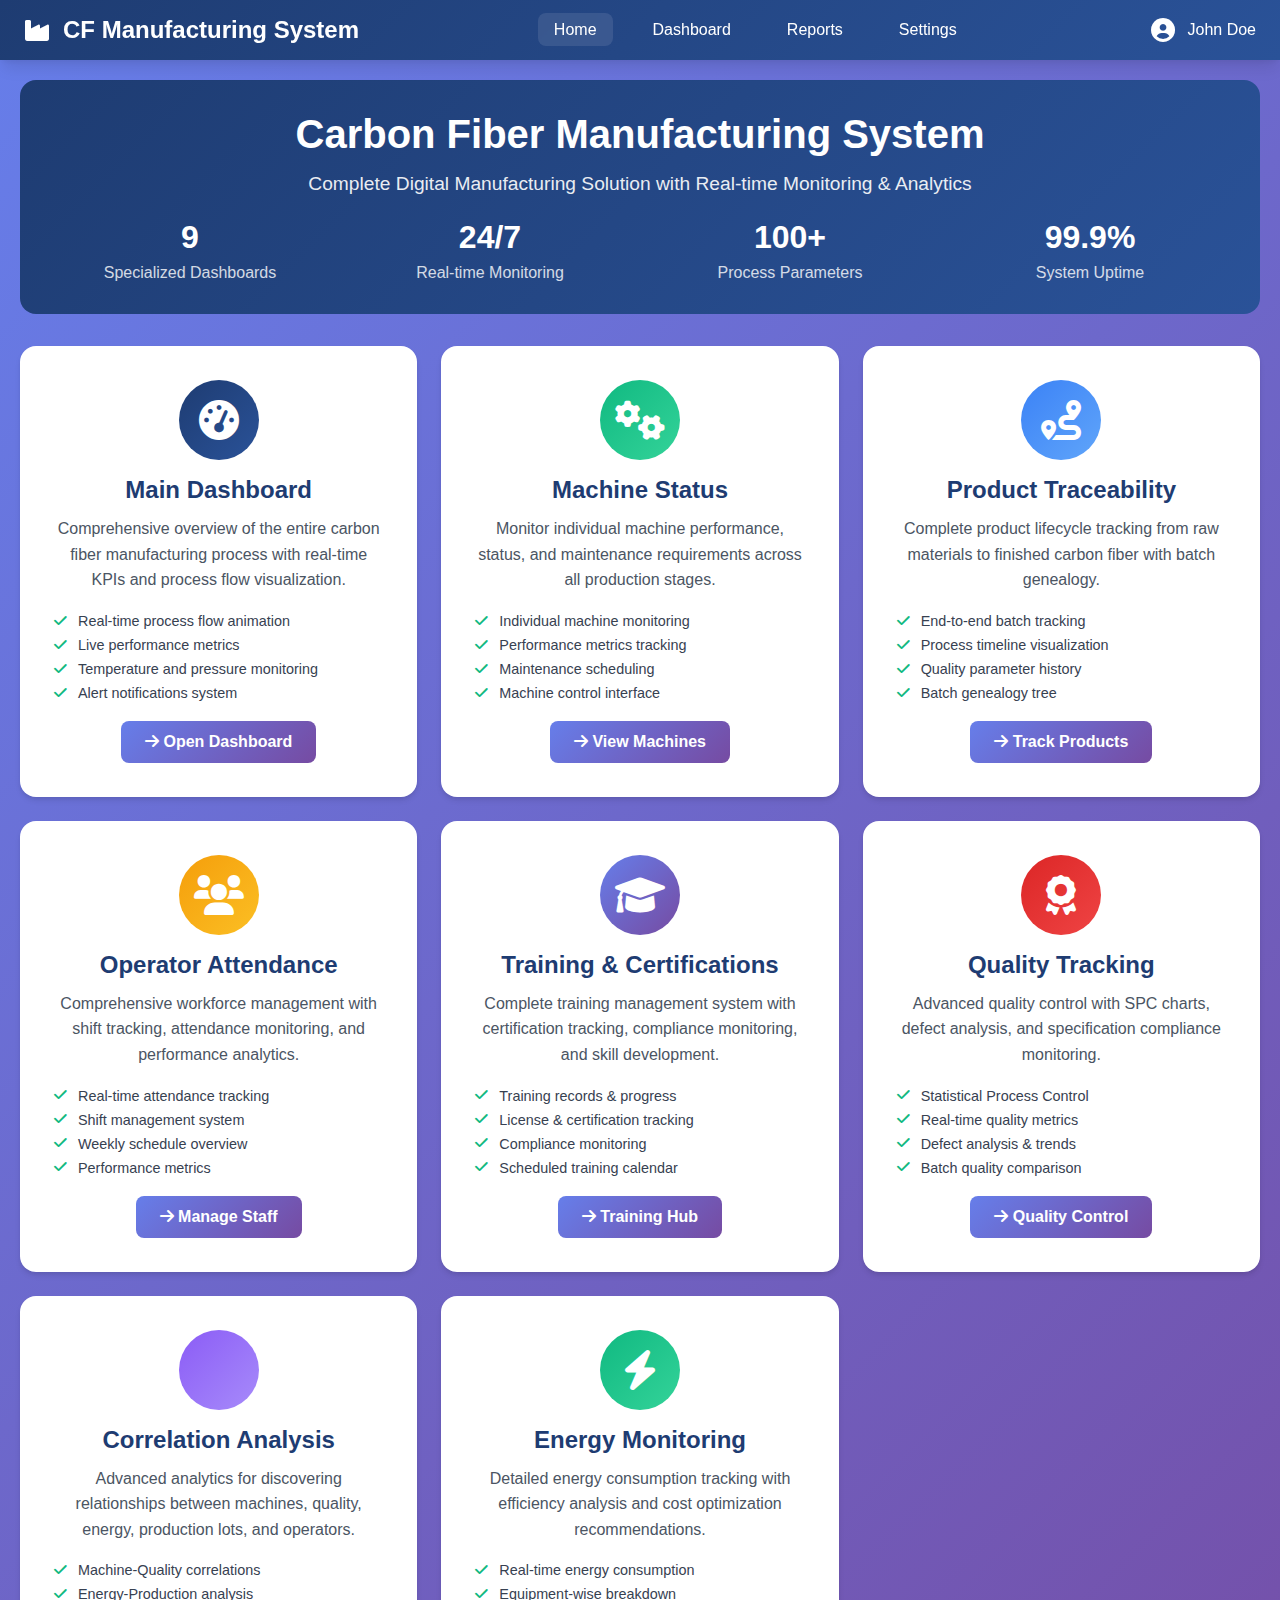
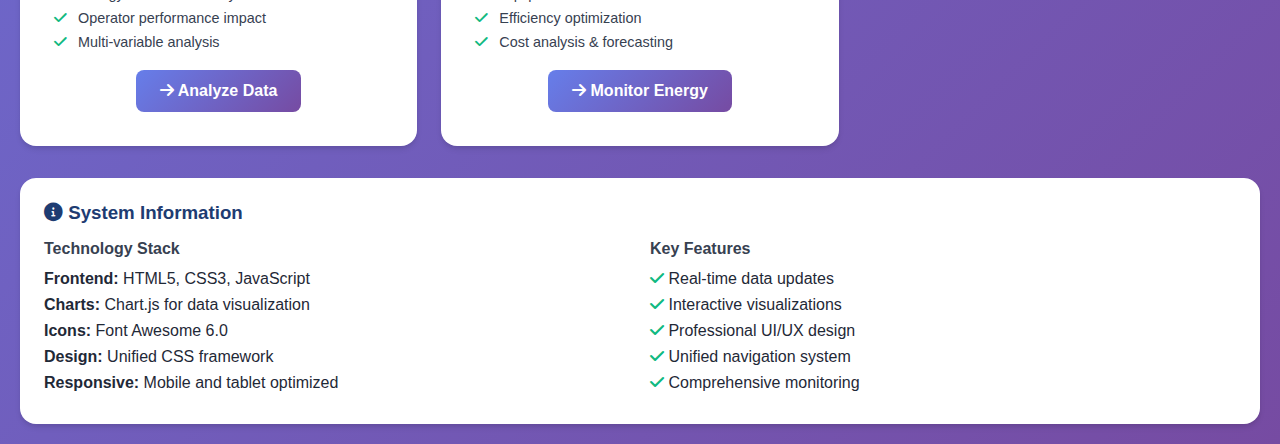
<file: index.html>
<!DOCTYPE html>
<html lang="en">
<head>
    <meta charset="UTF-8">
    <meta name="viewport" content="width=device-width, initial-scale=1.0">
    <title>CF Manufacturing System - Dashboard Index</title>
    <link rel="stylesheet" href="common-styles.css">
    <link rel="stylesheet" href="https://cdnjs.cloudflare.com/ajax/libs/font-awesome/6.0.0/css/all.min.css">
    <style>
        .dashboard-grid {
            display: grid;
            grid-template-columns: repeat(auto-fit, minmax(350px, 1fr));
            gap: var(--space-6);
            margin-bottom: var(--space-8);
        }

        .dashboard-card {
            background: white;
            border-radius: var(--radius-xl);
            padding: var(--space-8);
            box-shadow: var(--shadow-md);
            transition: all 0.3s ease;
            text-align: center;
            border: 2px solid transparent;
        }

        .dashboard-card:hover {
            transform: translateY(-5px);
            box-shadow: var(--shadow-xl);
            border-color: var(--secondary-purple);
        }

        .dashboard-icon {
            width: 80px;
            height: 80px;
            margin: 0 auto var(--space-4);
            border-radius: 50%;
            display: flex;
            align-items: center;
            justify-content: center;
            font-size: 2.5rem;
            color: white;
            background: linear-gradient(135deg, var(--primary-blue), var(--primary-blue-light));
        }

        .dashboard-title {
            font-size: 1.5rem;
            font-weight: bold;
            color: var(--primary-blue);
            margin-bottom: var(--space-3);
        }

        .dashboard-description {
            color: var(--gray-600);
            margin-bottom: var(--space-5);
            line-height: 1.6;
        }

        .dashboard-features {
            text-align: left;
            margin-bottom: var(--space-5);
        }

        .feature-list {
            list-style: none;
            padding: 0;
        }

        .feature-item {
            display: flex;
            align-items: center;
            margin-bottom: var(--space-2);
            font-size: 0.9rem;
            color: var(--gray-700);
        }

        .feature-item i {
            color: var(--success);
            margin-right: var(--space-2);
            width: 16px;
        }

        .dashboard-link {
            display: inline-block;
            padding: var(--space-3) var(--space-6);
            background: linear-gradient(135deg, var(--secondary-purple), var(--secondary-purple-light));
            color: white;
            text-decoration: none;
            border-radius: var(--radius-md);
            font-weight: 600;
            transition: all 0.3s ease;
        }

        .dashboard-link:hover {
            transform: translateY(-2px);
            box-shadow: var(--shadow-md);
        }

        .system-overview {
            background: linear-gradient(135deg, var(--primary-blue), var(--primary-blue-light));
            color: white;
            padding: var(--space-8);
            border-radius: var(--radius-xl);
            margin-bottom: var(--space-8);
            text-align: center;
        }

        .overview-title {
            font-size: 2.5rem;
            margin-bottom: var(--space-4);
        }

        .overview-subtitle {
            font-size: 1.2rem;
            opacity: 0.9;
            margin-bottom: var(--space-6);
        }

        .overview-stats {
            display: grid;
            grid-template-columns: repeat(auto-fit, minmax(200px, 1fr));
            gap: var(--space-6);
            margin-top: var(--space-6);
        }

        .stat-item {
            text-align: center;
        }

        .stat-number {
            font-size: 2rem;
            font-weight: bold;
            margin-bottom: var(--space-2);
        }

        .stat-label {
            opacity: 0.8;
        }
    </style>
</head>
<body>
    <!-- Navigation -->
    <nav class="nav-container">
        <div class="nav-content">
            <div class="nav-logo">
                <i class="fas fa-industry"></i>
                CF Manufacturing System
            </div>
            <ul class="nav-menu">
                <li><a href="index.html" class="nav-item active">Home</a></li>
                <li><a href="carbon_fiber_dashboard.html" class="nav-item">Dashboard</a></li>
                <li><a href="#" class="nav-item">Reports</a></li>
                <li><a href="#" class="nav-item">Settings</a></li>
            </ul>
            <div class="nav-user">
                <i class="fas fa-user-circle" style="font-size: 1.5rem;"></i>
                <span>John Doe</span>
            </div>
        </div>
    </nav>

    <div class="dashboard-container">
        <!-- System Overview -->
        <div class="system-overview">
            <h1 class="overview-title">Carbon Fiber Manufacturing System</h1>
            <div class="overview-subtitle">Complete Digital Manufacturing Solution with Real-time Monitoring & Analytics</div>
            
            <div class="overview-stats">
                <div class="stat-item">
                    <div class="stat-number">9</div>
                    <div class="stat-label">Specialized Dashboards</div>
                </div>
                <div class="stat-item">
                    <div class="stat-number">24/7</div>
                    <div class="stat-label">Real-time Monitoring</div>
                </div>
                <div class="stat-item">
                    <div class="stat-number">100+</div>
                    <div class="stat-label">Process Parameters</div>
                </div>
                <div class="stat-item">
                    <div class="stat-number">99.9%</div>
                    <div class="stat-label">System Uptime</div>
                </div>
            </div>
        </div>

        <!-- Dashboard Grid -->
        <div class="dashboard-grid">
            <!-- Main Dashboard -->
            <div class="dashboard-card">
                <div class="dashboard-icon">
                    <i class="fas fa-tachometer-alt"></i>
                </div>
                <h3 class="dashboard-title">Main Dashboard</h3>
                <p class="dashboard-description">
                    Comprehensive overview of the entire carbon fiber manufacturing process with real-time KPIs and process flow visualization.
                </p>
                <div class="dashboard-features">
                    <ul class="feature-list">
                        <li class="feature-item">
                            <i class="fas fa-check"></i>
                            Real-time process flow animation
                        </li>
                        <li class="feature-item">
                            <i class="fas fa-check"></i>
                            Live performance metrics
                        </li>
                        <li class="feature-item">
                            <i class="fas fa-check"></i>
                            Temperature and pressure monitoring
                        </li>
                        <li class="feature-item">
                            <i class="fas fa-check"></i>
                            Alert notifications system
                        </li>
                    </ul>
                </div>
                <a href="carbon_fiber_dashboard.html" class="dashboard-link">
                    <i class="fas fa-arrow-right"></i> Open Dashboard
                </a>
            </div>

            <!-- Machine Status -->
            <div class="dashboard-card">
                <div class="dashboard-icon" style="background: linear-gradient(135deg, var(--success), var(--success-light));">
                    <i class="fas fa-cogs"></i>
                </div>
                <h3 class="dashboard-title">Machine Status</h3>
                <p class="dashboard-description">
                    Monitor individual machine performance, status, and maintenance requirements across all production stages.
                </p>
                <div class="dashboard-features">
                    <ul class="feature-list">
                        <li class="feature-item">
                            <i class="fas fa-check"></i>
                            Individual machine monitoring
                        </li>
                        <li class="feature-item">
                            <i class="fas fa-check"></i>
                            Performance metrics tracking
                        </li>
                        <li class="feature-item">
                            <i class="fas fa-check"></i>
                            Maintenance scheduling
                        </li>
                        <li class="feature-item">
                            <i class="fas fa-check"></i>
                            Machine control interface
                        </li>
                    </ul>
                </div>
                <a href="machine-status.html" class="dashboard-link">
                    <i class="fas fa-arrow-right"></i> View Machines
                </a>
            </div>

            <!-- Product Traceability -->
            <div class="dashboard-card">
                <div class="dashboard-icon" style="background: linear-gradient(135deg, var(--info), var(--info-light));">
                    <i class="fas fa-route"></i>
                </div>
                <h3 class="dashboard-title">Product Traceability</h3>
                <p class="dashboard-description">
                    Complete product lifecycle tracking from raw materials to finished carbon fiber with batch genealogy.
                </p>
                <div class="dashboard-features">
                    <ul class="feature-list">
                        <li class="feature-item">
                            <i class="fas fa-check"></i>
                            End-to-end batch tracking
                        </li>
                        <li class="feature-item">
                            <i class="fas fa-check"></i>
                            Process timeline visualization
                        </li>
                        <li class="feature-item">
                            <i class="fas fa-check"></i>
                            Quality parameter history
                        </li>
                        <li class="feature-item">
                            <i class="fas fa-check"></i>
                            Batch genealogy tree
                        </li>
                    </ul>
                </div>
                <a href="product-traceability.html" class="dashboard-link">
                    <i class="fas fa-arrow-right"></i> Track Products
                </a>
            </div>

            <!-- Operator Attendance -->
            <div class="dashboard-card">
                <div class="dashboard-icon" style="background: linear-gradient(135deg, var(--warning), var(--warning-light));">
                    <i class="fas fa-users"></i>
                </div>
                <h3 class="dashboard-title">Operator Attendance</h3>
                <p class="dashboard-description">
                    Comprehensive workforce management with shift tracking, attendance monitoring, and performance analytics.
                </p>
                <div class="dashboard-features">
                    <ul class="feature-list">
                        <li class="feature-item">
                            <i class="fas fa-check"></i>
                            Real-time attendance tracking
                        </li>
                        <li class="feature-item">
                            <i class="fas fa-check"></i>
                            Shift management system
                        </li>
                        <li class="feature-item">
                            <i class="fas fa-check"></i>
                            Weekly schedule overview
                        </li>
                        <li class="feature-item">
                            <i class="fas fa-check"></i>
                            Performance metrics
                        </li>
                    </ul>
                </div>
                <a href="operator-attendance.html" class="dashboard-link">
                    <i class="fas fa-arrow-right"></i> Manage Staff
                </a>
            </div>

            <!-- Operator Training -->
            <div class="dashboard-card">
                <div class="dashboard-icon" style="background: linear-gradient(135deg, var(--secondary-purple), var(--secondary-purple-light));">
                    <i class="fas fa-graduation-cap"></i>
                </div>
                <h3 class="dashboard-title">Training & Certifications</h3>
                <p class="dashboard-description">
                    Complete training management system with certification tracking, compliance monitoring, and skill development.
                </p>
                <div class="dashboard-features">
                    <ul class="feature-list">
                        <li class="feature-item">
                            <i class="fas fa-check"></i>
                            Training records & progress
                        </li>
                        <li class="feature-item">
                            <i class="fas fa-check"></i>
                            License & certification tracking
                        </li>
                        <li class="feature-item">
                            <i class="fas fa-check"></i>
                            Compliance monitoring
                        </li>
                        <li class="feature-item">
                            <i class="fas fa-check"></i>
                            Scheduled training calendar
                        </li>
                    </ul>
                </div>
                <a href="operator-training.html" class="dashboard-link">
                    <i class="fas fa-arrow-right"></i> Training Hub
                </a>
            </div>

            <!-- Quality Tracking -->
            <div class="dashboard-card">
                <div class="dashboard-icon" style="background: linear-gradient(135deg, var(--error), var(--error-light));">
                    <i class="fas fa-award"></i>
                </div>
                <h3 class="dashboard-title">Quality Tracking</h3>
                <p class="dashboard-description">
                    Advanced quality control with SPC charts, defect analysis, and specification compliance monitoring.
                </p>
                <div class="dashboard-features">
                    <ul class="feature-list">
                        <li class="feature-item">
                            <i class="fas fa-check"></i>
                            Statistical Process Control
                        </li>
                        <li class="feature-item">
                            <i class="fas fa-check"></i>
                            Real-time quality metrics
                        </li>
                        <li class="feature-item">
                            <i class="fas fa-check"></i>
                            Defect analysis & trends
                        </li>
                        <li class="feature-item">
                            <i class="fas fa-check"></i>
                            Batch quality comparison
                        </li>
                    </ul>
                </div>
                <a href="quality-tracking.html" class="dashboard-link">
                    <i class="fas fa-arrow-right"></i> Quality Control
                </a>
            </div>

            <!-- Correlation Analysis -->
            <div class="dashboard-card">
                <div class="dashboard-icon" style="background: linear-gradient(135deg, #8b5cf6, #a78bfa);">
                    <i class="fas fa-chart-scatter"></i>
                </div>
                <h3 class="dashboard-title">Correlation Analysis</h3>
                <p class="dashboard-description">
                    Advanced analytics for discovering relationships between machines, quality, energy, production lots, and operators.
                </p>
                <div class="dashboard-features">
                    <ul class="feature-list">
                        <li class="feature-item">
                            <i class="fas fa-check"></i>
                            Machine-Quality correlations
                        </li>
                        <li class="feature-item">
                            <i class="fas fa-check"></i>
                            Energy-Production analysis
                        </li>
                        <li class="feature-item">
                            <i class="fas fa-check"></i>
                            Operator performance impact
                        </li>
                        <li class="feature-item">
                            <i class="fas fa-check"></i>
                            Multi-variable analysis
                        </li>
                    </ul>
                </div>
                <a href="correlation-analysis.html" class="dashboard-link">
                    <i class="fas fa-arrow-right"></i> Analyze Data
                </a>
            </div>

            <!-- Energy Monitoring -->
            <div class="dashboard-card">
                <div class="dashboard-icon" style="background: linear-gradient(135deg, #10b981, #34d399);">
                    <i class="fas fa-bolt"></i>
                </div>
                <h3 class="dashboard-title">Energy Monitoring</h3>
                <p class="dashboard-description">
                    Detailed energy consumption tracking with efficiency analysis and cost optimization recommendations.
                </p>
                <div class="dashboard-features">
                    <ul class="feature-list">
                        <li class="feature-item">
                            <i class="fas fa-check"></i>
                            Real-time energy consumption
                        </li>
                        <li class="feature-item">
                            <i class="fas fa-check"></i>
                            Equipment-wise breakdown
                        </li>
                        <li class="feature-item">
                            <i class="fas fa-check"></i>
                            Efficiency optimization
                        </li>
                        <li class="feature-item">
                            <i class="fas fa-check"></i>
                            Cost analysis & forecasting
                        </li>
                    </ul>
                </div>
                <a href="energy-monitoring.html" class="dashboard-link">
                    <i class="fas fa-arrow-right"></i> Monitor Energy
                </a>
            </div>

            <!-- Chronological Review -->
            <div class="dashboard-card">
                <div class="dashboard-icon" style="background: linear-gradient(135deg, #f59e0b, #fbbf24);">
                    <i class="fas fa-history"></i>
                </div>
                <h3 class="dashboard-title">Chronological Review</h3>
                <p class="dashboard-description">
                    Time-based analysis system for historical data review, trend identification, and predictive insights.
                </p>
                <div class="dashboard-features">
                    <ul class="feature-list">
                        <li class="feature-item">
                            <i class="fas fa-check"></i>
                            Historical data timeline
                        </li>
                        <li class="feature-item">
                            <i class="fas fa-check"></i>
                            Event correlation analysis
                        </li>
                        <li class="feature-item">
                            <i class="fas fa-check"></i>
                            Trend identification
                        </li>
                        <li class="feature-item">
                            <i class="fas fa-check"></i>
                            Predictive insights
                        </li>
                    </ul>
                </div>
                <a href="chronological-review.html" class="dashboard-link">
                    <i class="fas fa-arrow-right"></i> Review Timeline
                </a>
            </div>
        </div>

        <!-- System Information -->
        <div class="card">
            <h3 style="color: var(--primary-blue); margin-bottom: var(--space-4);">
                <i class="fas fa-info-circle"></i> System Information
            </h3>
            <div class="grid-2">
                <div>
                    <h4 style="color: var(--gray-700); margin-bottom: var(--space-3);">Technology Stack</h4>
                    <ul style="list-style: none; padding: 0;">
                        <li style="margin-bottom: var(--space-2);"><strong>Frontend:</strong> HTML5, CSS3, JavaScript</li>
                        <li style="margin-bottom: var(--space-2);"><strong>Charts:</strong> Chart.js for data visualization</li>
                        <li style="margin-bottom: var(--space-2);"><strong>Icons:</strong> Font Awesome 6.0</li>
                        <li style="margin-bottom: var(--space-2);"><strong>Design:</strong> Unified CSS framework</li>
                        <li style="margin-bottom: var(--space-2);"><strong>Responsive:</strong> Mobile and tablet optimized</li>
                    </ul>
                </div>
                <div>
                    <h4 style="color: var(--gray-700); margin-bottom: var(--space-3);">Key Features</h4>
                    <ul style="list-style: none; padding: 0;">
                        <li style="margin-bottom: var(--space-2);"><i class="fas fa-check" style="color: var(--success);"></i> Real-time data updates</li>
                        <li style="margin-bottom: var(--space-2);"><i class="fas fa-check" style="color: var(--success);"></i> Interactive visualizations</li>
                        <li style="margin-bottom: var(--space-2);"><i class="fas fa-check" style="color: var(--success);"></i> Professional UI/UX design</li>
                        <li style="margin-bottom: var(--space-2);"><i class="fas fa-check" style="color: var(--success);"></i> Unified navigation system</li>
                        <li style="margin-bottom: var(--space-2);"><i class="fas fa-check" style="color: var(--success);"></i> Comprehensive monitoring</li>
                    </ul>
                </div>
            </div>
        </div>
    </div>

    <script>
        // Add some interactive animations
        document.addEventListener('DOMContentLoaded', function() {
            // Animate cards on load
            const cards = document.querySelectorAll('.dashboard-card');
            cards.forEach((card, index) => {
                card.style.opacity = '0';
                card.style.transform = 'translateY(20px)';
                
                setTimeout(() => {
                    card.style.transition = 'all 0.5s ease';
                    card.style.opacity = '1';
                    card.style.transform = 'translateY(0)';
                }, index * 100);
            });
        });
    </script>
</body>
</html>
</file>
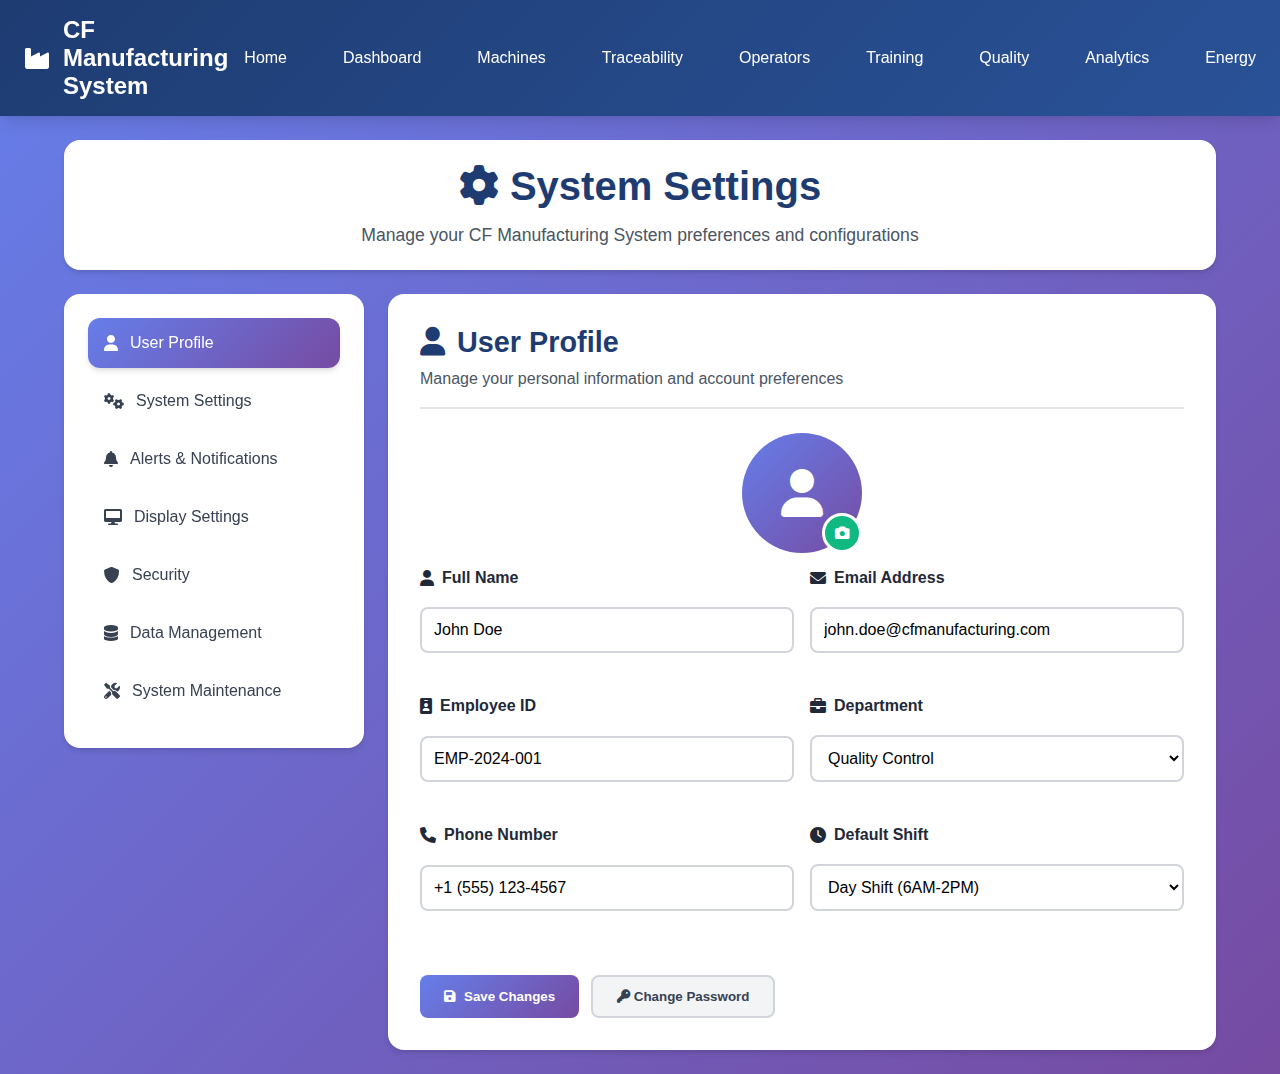
<file: settings.html>
<!DOCTYPE html>
<html lang="en">
<head>
    <meta charset="UTF-8">
    <meta name="viewport" content="width=device-width, initial-scale=1.0">
    <title>Settings - CF Manufacturing System</title>
    <link rel="stylesheet" href="common-styles.css">
    <link rel="stylesheet" href="https://cdnjs.cloudflare.com/ajax/libs/font-awesome/6.0.0/css/all.min.css">
    <style>
        .settings-container {
            max-width: 1200px;
            margin: 0 auto;
            padding: var(--space-6);
        }

        .settings-header {
            background: white;
            padding: var(--space-6);
            border-radius: var(--radius-xl);
            box-shadow: var(--shadow-md);
            margin-bottom: var(--space-6);
            text-align: center;
        }

        .settings-title {
            font-size: 2.5rem;
            color: var(--primary-blue);
            margin-bottom: var(--space-4);
            font-weight: bold;
        }

        .settings-layout {
            display: grid;
            grid-template-columns: 300px 1fr;
            gap: var(--space-6);
        }

        .settings-sidebar {
            background: white;
            padding: var(--space-6);
            border-radius: var(--radius-xl);
            box-shadow: var(--shadow-md);
            height: fit-content;
            position: sticky;
            top: var(--space-6);
        }

        .settings-nav {
            list-style: none;
            padding: 0;
            margin: 0;
        }

        .settings-nav-item {
            margin-bottom: var(--space-2);
        }

        .settings-nav-link {
            display: flex;
            align-items: center;
            gap: var(--space-3);
            padding: var(--space-4);
            text-decoration: none;
            color: var(--gray-700);
            border-radius: var(--radius-lg);
            transition: all 0.3s ease;
            font-weight: 500;
        }

        .settings-nav-link:hover {
            background: var(--gray-50);
            color: var(--primary-blue);
            transform: translateX(4px);
        }

        .settings-nav-link.active {
            background: linear-gradient(135deg, var(--secondary-purple), var(--secondary-purple-light));
            color: white;
            box-shadow: var(--shadow-md);
        }

        .settings-nav-link.active:hover {
            transform: translateX(0);
        }

        .settings-content {
            background: white;
            border-radius: var(--radius-xl);
            box-shadow: var(--shadow-md);
            overflow: hidden;
        }

        .settings-section {
            display: none;
            padding: var(--space-8);
        }

        .settings-section.active {
            display: block;
        }

        .section-header {
            margin-bottom: var(--space-6);
            padding-bottom: var(--space-4);
            border-bottom: 2px solid var(--gray-200);
        }

        .section-title {
            font-size: 1.8rem;
            color: var(--primary-blue);
            margin-bottom: var(--space-2);
            display: flex;
            align-items: center;
            gap: var(--space-3);
        }

        .section-description {
            color: var(--gray-600);
            font-size: 1rem;
            line-height: 1.5;
        }

        .settings-form {
            display: grid;
            gap: var(--space-6);
        }

        .form-group {
            display: grid;
            gap: var(--space-3);
        }

        .form-row {
            display: grid;
            grid-template-columns: repeat(auto-fit, minmax(300px, 1fr));
            gap: var(--space-4);
        }

        .form-label {
            font-weight: 600;
            color: var(--gray-800);
            margin-bottom: var(--space-2);
            display: flex;
            align-items: center;
            gap: var(--space-2);
        }

        .form-input {
            padding: var(--space-3);
            border: 2px solid var(--gray-300);
            border-radius: var(--radius-md);
            font-size: 1rem;
            transition: all 0.3s ease;
            background: white;
        }

        .form-input:focus {
            outline: none;
            border-color: var(--secondary-purple);
            box-shadow: 0 0 0 3px rgba(102, 126, 234, 0.1);
        }

        .form-select {
            padding: var(--space-3);
            border: 2px solid var(--gray-300);
            border-radius: var(--radius-md);
            font-size: 1rem;
            background: white;
            cursor: pointer;
            transition: all 0.3s ease;
        }

        .form-select:focus {
            outline: none;
            border-color: var(--secondary-purple);
            box-shadow: 0 0 0 3px rgba(102, 126, 234, 0.1);
        }

        .toggle-switch {
            position: relative;
            display: inline-block;
            width: 60px;
            height: 34px;
        }

        .toggle-switch input {
            opacity: 0;
            width: 0;
            height: 0;
        }

        .toggle-slider {
            position: absolute;
            cursor: pointer;
            top: 0;
            left: 0;
            right: 0;
            bottom: 0;
            background-color: var(--gray-300);
            transition: 0.4s;
            border-radius: 34px;
        }

        .toggle-slider:before {
            position: absolute;
            content: "";
            height: 26px;
            width: 26px;
            left: 4px;
            bottom: 4px;
            background-color: white;
            transition: 0.4s;
            border-radius: 50%;
        }

        input:checked + .toggle-slider {
            background-color: var(--secondary-purple);
        }

        input:checked + .toggle-slider:before {
            transform: translateX(26px);
        }

        .settings-card {
            background: var(--gray-50);
            border-radius: var(--radius-lg);
            padding: var(--space-5);
            margin-bottom: var(--space-5);
            border-left: 4px solid var(--info);
        }

        .settings-card.warning { border-left-color: var(--warning); }
        .settings-card.success { border-left-color: var(--success); }
        .settings-card.error { border-left-color: var(--error); }

        .card-title {
            font-weight: 600;
            color: var(--gray-800);
            margin-bottom: var(--space-3);
            display: flex;
            align-items: center;
            gap: var(--space-2);
        }

        .button-group {
            display: flex;
            gap: var(--space-3);
            margin-top: var(--space-5);
            flex-wrap: wrap;
        }

        .btn-primary {
            background: linear-gradient(135deg, var(--secondary-purple), var(--secondary-purple-light));
            color: white;
            border: none;
            padding: var(--space-3) var(--space-6);
            border-radius: var(--radius-md);
            font-weight: 600;
            cursor: pointer;
            transition: all 0.3s ease;
            display: flex;
            align-items: center;
            gap: var(--space-2);
        }

        .btn-primary:hover {
            transform: translateY(-2px);
            box-shadow: var(--shadow-md);
        }

        .btn-secondary {
            background: var(--gray-100);
            color: var(--gray-700);
            border: 2px solid var(--gray-300);
            padding: var(--space-3) var(--space-6);
            border-radius: var(--radius-md);
            font-weight: 600;
            cursor: pointer;
            transition: all 0.3s ease;
        }

        .btn-secondary:hover {
            border-color: var(--secondary-purple);
            background: rgba(102, 126, 234, 0.05);
        }

        .alert-threshold {
            display: grid;
            grid-template-columns: 1fr auto auto;
            align-items: center;
            gap: var(--space-3);
            padding: var(--space-3);
            background: white;
            border-radius: var(--radius-md);
            border: 1px solid var(--gray-200);
            margin-bottom: var(--space-2);
        }

        .threshold-label {
            font-weight: 500;
            color: var(--gray-700);
        }

        .threshold-input {
            width: 80px;
            padding: var(--space-2);
            border: 1px solid var(--gray-300);
            border-radius: var(--radius-sm);
            text-align: center;
        }

        .threshold-unit {
            color: var(--gray-600);
            font-size: 0.9rem;
        }

        .user-avatar {
            width: 120px;
            height: 120px;
            border-radius: 50%;
            background: linear-gradient(135deg, var(--secondary-purple), var(--secondary-purple-light));
            display: flex;
            align-items: center;
            justify-content: center;
            color: white;
            font-size: 3rem;
            margin: 0 auto var(--space-4);
            position: relative;
            cursor: pointer;
            transition: all 0.3s ease;
        }

        .user-avatar:hover {
            transform: scale(1.05);
        }

        .avatar-upload {
            position: absolute;
            bottom: 0;
            right: 0;
            width: 40px;
            height: 40px;
            background: var(--success);
            border: 3px solid white;
            border-radius: 50%;
            display: flex;
            align-items: center;
            justify-content: center;
            color: white;
            font-size: 0.9rem;
            cursor: pointer;
        }

        .system-status {
            display: grid;
            grid-template-columns: repeat(auto-fit, minmax(200px, 1fr));
            gap: var(--space-4);
            margin: var(--space-5) 0;
        }

        .status-item {
            background: white;
            padding: var(--space-4);
            border-radius: var(--radius-lg);
            border: 1px solid var(--gray-200);
            text-align: center;
        }

        .status-icon {
            width: 50px;
            height: 50px;
            border-radius: 50%;
            display: flex;
            align-items: center;
            justify-content: center;
            margin: 0 auto var(--space-3);
            font-size: 1.5rem;
            color: white;
        }

        .status-healthy { background: var(--success); }
        .status-warning { background: var(--warning); }
        .status-error { background: var(--error); }
        .status-info { background: var(--info); }

        .status-label {
            font-weight: 600;
            color: var(--gray-700);
            margin-bottom: var(--space-1);
        }

        .status-value {
            color: var(--gray-600);
            font-size: 0.9rem;
        }

        @media (max-width: 968px) {
            .settings-layout {
                grid-template-columns: 1fr;
            }
            
            .settings-sidebar {
                position: static;
            }
            
            .form-row {
                grid-template-columns: 1fr;
            }
            
            .button-group {
                justify-content: center;
            }
        }
    </style>
</head>
<body>
    <!-- Navigation -->
    <nav class="nav-container">
        <div class="nav-content">
            <div class="nav-logo">
                <i class="fas fa-industry"></i>
                CF Manufacturing System
            </div>
            <ul class="nav-menu">
                <li><a href="index.html" class="nav-item">Home</a></li>
                <li><a href="carbon_fiber_dashboard.html" class="nav-item">Dashboard</a></li>
                <li><a href="machine-status.html" class="nav-item">Machines</a></li>
                <li><a href="product-traceability.html" class="nav-item">Traceability</a></li>
                <li><a href="operator-attendance.html" class="nav-item">Operators</a></li>
                <li><a href="operator-training.html" class="nav-item">Training</a></li>
                <li><a href="quality-tracking.html" class="nav-item">Quality</a></li>
                <li><a href="correlation-analysis.html" class="nav-item">Analytics</a></li>
                <li><a href="energy-monitoring.html" class="nav-item">Energy</a></li>
                <li><a href="predictive-maintenance.html" class="nav-item">Maintenance</a></li>
                <li><a href="chronological-review.html" class="nav-item">Timeline</a></li>
                <li><a href="reports.html" class="nav-item">Reports</a></li>
                <li><a href="settings.html" class="nav-item active">Settings</a></li>
            </ul>
            <div class="nav-user">
                <i class="fas fa-user-circle" style="font-size: 1.5rem;"></i>
                <span>John Doe</span>
            </div>
        </div>
    </nav>

    <div class="settings-container">
        <!-- Settings Header -->
        <div class="settings-header">
            <div class="settings-title">
                <i class="fas fa-cog"></i>
                System Settings
            </div>
            <p style="color: var(--gray-600); font-size: 1.1rem;">Manage your CF Manufacturing System preferences and configurations</p>
        </div>

        <div class="settings-layout">
            <!-- Settings Sidebar -->
            <div class="settings-sidebar">
                <ul class="settings-nav">
                    <li class="settings-nav-item">
                        <a href="#" class="settings-nav-link active" data-section="profile">
                            <i class="fas fa-user"></i>
                            User Profile
                        </a>
                    </li>
                    <li class="settings-nav-item">
                        <a href="#" class="settings-nav-link" data-section="system">
                            <i class="fas fa-cogs"></i>
                            System Settings
                        </a>
                    </li>
                    <li class="settings-nav-item">
                        <a href="#" class="settings-nav-link" data-section="alerts">
                            <i class="fas fa-bell"></i>
                            Alerts & Notifications
                        </a>
                    </li>
                    <li class="settings-nav-item">
                        <a href="#" class="settings-nav-link" data-section="display">
                            <i class="fas fa-desktop"></i>
                            Display Settings
                        </a>
                    </li>
                    <li class="settings-nav-item">
                        <a href="#" class="settings-nav-link" data-section="security">
                            <i class="fas fa-shield-alt"></i>
                            Security
                        </a>
                    </li>
                    <li class="settings-nav-item">
                        <a href="#" class="settings-nav-link" data-section="data">
                            <i class="fas fa-database"></i>
                            Data Management
                        </a>
                    </li>
                    <li class="settings-nav-item">
                        <a href="#" class="settings-nav-link" data-section="maintenance">
                            <i class="fas fa-tools"></i>
                            System Maintenance
                        </a>
                    </li>
                </ul>
            </div>

            <!-- Settings Content -->
            <div class="settings-content">
                <!-- User Profile Section -->
                <div class="settings-section active" id="profile">
                    <div class="section-header">
                        <h2 class="section-title">
                            <i class="fas fa-user"></i>
                            User Profile
                        </h2>
                        <p class="section-description">Manage your personal information and account preferences</p>
                    </div>

                    <div class="user-avatar">
                        <i class="fas fa-user"></i>
                        <div class="avatar-upload">
                            <i class="fas fa-camera"></i>
                        </div>
                    </div>

                    <form class="settings-form">
                        <div class="form-row">
                            <div class="form-group">
                                <label class="form-label">
                                    <i class="fas fa-user"></i>
                                    Full Name
                                </label>
                                <input type="text" class="form-input" value="John Doe" required>
                            </div>
                            <div class="form-group">
                                <label class="form-label">
                                    <i class="fas fa-envelope"></i>
                                    Email Address
                                </label>
                                <input type="email" class="form-input" value="john.doe@cfmanufacturing.com" required>
                            </div>
                        </div>

                        <div class="form-row">
                            <div class="form-group">
                                <label class="form-label">
                                    <i class="fas fa-id-badge"></i>
                                    Employee ID
                                </label>
                                <input type="text" class="form-input" value="EMP-2024-001" readonly>
                            </div>
                            <div class="form-group">
                                <label class="form-label">
                                    <i class="fas fa-briefcase"></i>
                                    Department
                                </label>
                                <select class="form-select">
                                    <option value="production">Production</option>
                                    <option value="quality" selected>Quality Control</option>
                                    <option value="maintenance">Maintenance</option>
                                    <option value="supervision">Supervision</option>
                                    <option value="admin">Administration</option>
                                </select>
                            </div>
                        </div>

                        <div class="form-row">
                            <div class="form-group">
                                <label class="form-label">
                                    <i class="fas fa-phone"></i>
                                    Phone Number
                                </label>
                                <input type="tel" class="form-input" value="+1 (555) 123-4567">
                            </div>
                            <div class="form-group">
                                <label class="form-label">
                                    <i class="fas fa-clock"></i>
                                    Default Shift
                                </label>
                                <select class="form-select">
                                    <option value="day" selected>Day Shift (6AM-2PM)</option>
                                    <option value="evening">Evening Shift (2PM-10PM)</option>
                                    <option value="night">Night Shift (10PM-6AM)</option>
                                </select>
                            </div>
                        </div>

                        <div class="button-group">
                            <button type="submit" class="btn-primary">
                                <i class="fas fa-save"></i>
                                Save Changes
                            </button>
                            <button type="button" class="btn-secondary">
                                <i class="fas fa-key"></i>
                                Change Password
                            </button>
                        </div>
                    </form>
                </div>

                <!-- System Settings Section -->
                <div class="settings-section" id="system">
                    <div class="section-header">
                        <h2 class="section-title">
                            <i class="fas fa-cogs"></i>
                            System Settings
                        </h2>
                        <p class="section-description">Configure system-wide preferences and operational parameters</p>
                    </div>

                    <div class="settings-card">
                        <h4 class="card-title">
                            <i class="fas fa-tachometer-alt"></i>
                            Performance Settings
                        </h4>
                        <div class="form-row">
                            <div class="form-group">
                                <label class="form-label">Data Refresh Rate</label>
                                <select class="form-select">
                                    <option value="5">Every 5 seconds</option>
                                    <option value="10" selected>Every 10 seconds</option>
                                    <option value="30">Every 30 seconds</option>
                                    <option value="60">Every minute</option>
                                </select>
                            </div>
                            <div class="form-group">
                                <label class="form-label">Chart Animation</label>
                                <div class="toggle-switch">
                                    <input type="checkbox" checked>
                                    <span class="toggle-slider"></span>
                                </div>
                            </div>
                        </div>
                    </div>

                    <div class="settings-card success">
                        <h4 class="card-title">
                            <i class="fas fa-server"></i>
                            System Status
                        </h4>
                        <div class="system-status">
                            <div class="status-item">
                                <div class="status-icon status-healthy">
                                    <i class="fas fa-check"></i>
                                </div>
                                <div class="status-label">Database</div>
                                <div class="status-value">Connected</div>
                            </div>
                            <div class="status-item">
                                <div class="status-icon status-healthy">
                                    <i class="fas fa-wifi"></i>
                                </div>
                                <div class="status-label">Network</div>
                                <div class="status-value">Stable</div>
                            </div>
                            <div class="status-item">
                                <div class="status-icon status-warning">
                                    <i class="fas fa-exclamation"></i>
                                </div>
                                <div class="status-label">Storage</div>
                                <div class="status-value">78% Full</div>
                            </div>
                            <div class="status-item">
                                <div class="status-icon status-healthy">
                                    <i class="fas fa-shield-alt"></i>
                                </div>
                                <div class="status-label">Security</div>
                                <div class="status-value">Active</div>
                            </div>
                        </div>
                    </div>
                </div>

                <!-- Alerts & Notifications Section -->
                <div class="settings-section" id="alerts">
                    <div class="section-header">
                        <h2 class="section-title">
                            <i class="fas fa-bell"></i>
                            Alerts & Notifications
                        </h2>
                        <p class="section-description">Configure alert thresholds and notification preferences</p>
                    </div>

                    <div class="settings-card warning">
                        <h4 class="card-title">
                            <i class="fas fa-exclamation-triangle"></i>
                            Alert Thresholds
                        </h4>
                        
                        <div class="alert-threshold">
                            <div class="threshold-label">Temperature Deviation</div>
                            <input type="number" class="threshold-input" value="5" min="1" max="20">
                            <div class="threshold-unit">°C</div>
                        </div>
                        
                        <div class="alert-threshold">
                            <div class="threshold-label">Quality Rate Minimum</div>
                            <input type="number" class="threshold-input" value="95" min="80" max="99">
                            <div class="threshold-unit">%</div>
                        </div>
                        
                        <div class="alert-threshold">
                            <div class="threshold-label">Equipment Efficiency</div>
                            <input type="number" class="threshold-input" value="85" min="70" max="95">
                            <div class="threshold-unit">%</div>
                        </div>
                        
                        <div class="alert-threshold">
                            <div class="threshold-label">Production Rate</div>
                            <input type="number" class="threshold-input" value="120" min="50" max="200">
                            <div class="threshold-unit">kg/hr</div>
                        </div>
                    </div>

                    <div class="settings-card">
                        <h4 class="card-title">
                            <i class="fas fa-envelope"></i>
                            Notification Preferences
                        </h4>
                        <div class="form-row">
                            <div class="form-group">
                                <label class="form-label">Email Notifications</label>
                                <div class="toggle-switch">
                                    <input type="checkbox" checked>
                                    <span class="toggle-slider"></span>
                                </div>
                            </div>
                            <div class="form-group">
                                <label class="form-label">SMS Alerts</label>
                                <div class="toggle-switch">
                                    <input type="checkbox">
                                    <span class="toggle-slider"></span>
                                </div>
                            </div>
                        </div>
                    </div>
                </div>

                <!-- Display Settings Section -->
                <div class="settings-section" id="display">
                    <div class="section-header">
                        <h2 class="section-title">
                            <i class="fas fa-desktop"></i>
                            Display Settings
                        </h2>
                        <p class="section-description">Customize the appearance and layout of your dashboard</p>
                    </div>

                    <div class="settings-card">
                        <h4 class="card-title">
                            <i class="fas fa-palette"></i>
                            Theme & Appearance
                        </h4>
                        <div class="form-row">
                            <div class="form-group">
                                <label class="form-label">Color Theme</label>
                                <select class="form-select">
                                    <option value="default" selected>Default Blue</option>
                                    <option value="dark">Dark Mode</option>
                                    <option value="green">Industrial Green</option>
                                    <option value="purple">Purple Gradient</option>
                                </select>
                            </div>
                            <div class="form-group">
                                <label class="form-label">Language</label>
                                <select class="form-select">
                                    <option value="en" selected>English</option>
                                    <option value="ja">Japanese (日本語)</option>
                                    <option value="zh">Chinese (中文)</option>
                                    <option value="ko">Korean (한국어)</option>
                                </select>
                            </div>
                        </div>
                    </div>

                    <div class="settings-card">
                        <h4 class="card-title">
                            <i class="fas fa-chart-bar"></i>
                            Dashboard Layout
                        </h4>
                        <div class="form-row">
                            <div class="form-group">
                                <label class="form-label">Default Dashboard</label>
                                <select class="form-select">
                                    <option value="overview" selected>Production Overview</option>
                                    <option value="quality">Quality Focus</option>
                                    <option value="efficiency">Efficiency Dashboard</option>
                                    <option value="custom">Custom Layout</option>
                                </select>
                            </div>
                            <div class="form-group">
                                <label class="form-label">Auto-refresh Dashboard</label>
                                <div class="toggle-switch">
                                    <input type="checkbox" checked>
                                    <span class="toggle-slider"></span>
                                </div>
                            </div>
                        </div>
                    </div>
                </div>

                <!-- Security Section -->
                <div class="settings-section" id="security">
                    <div class="section-header">
                        <h2 class="section-title">
                            <i class="fas fa-shield-alt"></i>
                            Security Settings
                        </h2>
                        <p class="section-description">Manage security protocols and access controls</p>
                    </div>

                    <div class="settings-card error">
                        <h4 class="card-title">
                            <i class="fas fa-key"></i>
                            Authentication & Access
                        </h4>
                        <div class="form-row">
                            <div class="form-group">
                                <label class="form-label">Session Timeout</label>
                                <select class="form-select">
                                    <option value="15">15 minutes</option>
                                    <option value="30">30 minutes</option>
                                    <option value="60" selected>1 hour</option>
                                    <option value="240">4 hours</option>
                                </select>
                            </div>
                            <div class="form-group">
                                <label class="form-label">Two-Factor Authentication</label>
                                <div class="toggle-switch">
                                    <input type="checkbox" checked>
                                    <span class="toggle-slider"></span>
                                </div>
                            </div>
                        </div>
                    </div>

                    <div class="settings-card">
                        <h4 class="card-title">
                            <i class="fas fa-history"></i>
                            Activity Logging
                        </h4>
                        <div class="form-row">
                            <div class="form-group">
                                <label class="form-label">Log User Actions</label>
                                <div class="toggle-switch">
                                    <input type="checkbox" checked>
                                    <span class="toggle-slider"></span>
                                </div>
                            </div>
                            <div class="form-group">
                                <label class="form-label">Log Retention Period</label>
                                <select class="form-select">
                                    <option value="30">30 days</option>
                                    <option value="90" selected>90 days</option>
                                    <option value="180">6 months</option>
                                    <option value="365">1 year</option>
                                </select>
                            </div>
                        </div>
                    </div>
                </div>

                <!-- Data Management Section -->
                <div class="settings-section" id="data">
                    <div class="section-header">
                        <h2 class="section-title">
                            <i class="fas fa-database"></i>
                            Data Management
                        </h2>
                        <p class="section-description">Configure data storage, backup, and archival policies</p>
                    </div>

                    <div class="settings-card">
                        <h4 class="card-title">
                            <i class="fas fa-save"></i>
                            Backup Settings
                        </h4>
                        <div class="form-row">
                            <div class="form-group">
                                <label class="form-label">Automatic Backup</label>
                                <div class="toggle-switch">
                                    <input type="checkbox" checked>
                                    <span class="toggle-slider"></span>
                                </div>
                            </div>
                            <div class="form-group">
                                <label class="form-label">Backup Frequency</label>
                                <select class="form-select">
                                    <option value="hourly">Every Hour</option>
                                    <option value="daily" selected>Daily</option>
                                    <option value="weekly">Weekly</option>
                                </select>
                            </div>
                        </div>
                    </div>

                    <div class="settings-card">
                        <h4 class="card-title">
                            <i class="fas fa-archive"></i>
                            Data Retention
                        </h4>
                        <div class="form-row">
                            <div class="form-group">
                                <label class="form-label">Production Data</label>
                                <select class="form-select">
                                    <option value="1">1 year</option>
                                    <option value="2" selected>2 years</option>
                                    <option value="5">5 years</option>
                                    <option value="permanent">Permanent</option>
                                </select>
                            </div>
                            <div class="form-group">
                                <label class="form-label">Quality Records</label>
                                <select class="form-select">
                                    <option value="5">5 years</option>
                                    <option value="7" selected>7 years</option>
                                    <option value="10">10 years</option>
                                    <option value="permanent">Permanent</option>
                                </select>
                            </div>
                        </div>
                    </div>

                    <div class="button-group">
                        <button type="button" class="btn-secondary">
                            <i class="fas fa-download"></i>
                            Export Data
                        </button>
                        <button type="button" class="btn-secondary">
                            <i class="fas fa-upload"></i>
                            Import Data
                        </button>
                        <button type="button" class="btn-primary">
                            <i class="fas fa-backup"></i>
                            Manual Backup
                        </button>
                    </div>
                </div>

                <!-- System Maintenance Section -->
                <div class="settings-section" id="maintenance">
                    <div class="section-header">
                        <h2 class="section-title">
                            <i class="fas fa-tools"></i>
                            System Maintenance
                        </h2>
                        <p class="section-description">System diagnostics, updates, and maintenance tools</p>
                    </div>

                    <div class="settings-card warning">
                        <h4 class="card-title">
                            <i class="fas fa-exclamation-triangle"></i>
                            Maintenance Mode
                        </h4>
                        <p style="color: var(--gray-700); margin-bottom: var(--space-4); line-height: 1.5;">
                            Maintenance mode will temporarily disable user access to perform system updates and maintenance tasks.
                        </p>
                        <div class="button-group">
                            <button type="button" class="btn-secondary">
                                <i class="fas fa-power-off"></i>
                                Enable Maintenance Mode
                            </button>
                        </div>
                    </div>

                    <div class="settings-card">
                        <h4 class="card-title">
                            <i class="fas fa-broom"></i>
                            System Cleanup
                        </h4>
                        <div class="button-group">
                            <button type="button" class="btn-secondary">
                                <i class="fas fa-trash"></i>
                                Clear Temporary Files
                            </button>
                            <button type="button" class="btn-secondary">
                                <i class="fas fa-history"></i>
                                Clear Old Logs
                            </button>
                            <button type="button" class="btn-secondary">
                                <i class="fas fa-sync"></i>
                                Optimize Database
                            </button>
                        </div>
                    </div>

                    <div class="settings-card success">
                        <h4 class="card-title">
                            <i class="fas fa-info-circle"></i>
                            System Information
                        </h4>
                        <table style="width: 100%; border-collapse: collapse;">
                            <tr>
                                <td style="padding: var(--space-2); font-weight: 600; color: var(--gray-700);">System Version:</td>
                                <td style="padding: var(--space-2); color: var(--gray-600);">CF Manufacturing System v2.4.1</td>
                            </tr>
                            <tr>
                                <td style="padding: var(--space-2); font-weight: 600; color: var(--gray-700);">Last Update:</td>
                                <td style="padding: var(--space-2); color: var(--gray-600);">November 15, 2024</td>
                            </tr>
                            <tr>
                                <td style="padding: var(--space-2); font-weight: 600; color: var(--gray-700);">Uptime:</td>
                                <td style="padding: var(--space-2); color: var(--gray-600);">23 days, 14 hours</td>
                            </tr>
                            <tr>
                                <td style="padding: var(--space-2); font-weight: 600; color: var(--gray-700);">License:</td>
                                <td style="padding: var(--space-2); color: var(--gray-600);">Enterprise License (Valid until Dec 2025)</td>
                            </tr>
                        </table>
                    </div>
                </div>
            </div>
        </div>
    </div>

    <script>
        // Settings navigation
        function initSettingsNavigation() {
            const navLinks = document.querySelectorAll('.settings-nav-link');
            const sections = document.querySelectorAll('.settings-section');

            navLinks.forEach(link => {
                link.addEventListener('click', function(e) {
                    e.preventDefault();
                    
                    const targetSection = this.getAttribute('data-section');
                    
                    // Update navigation
                    navLinks.forEach(nav => nav.classList.remove('active'));
                    this.classList.add('active');
                    
                    // Update sections
                    sections.forEach(section => section.classList.remove('active'));
                    document.getElementById(targetSection).classList.add('active');
                });
            });
        }

        // Form handling
        function initFormHandling() {
            const forms = document.querySelectorAll('form');
            
            forms.forEach(form => {
                form.addEventListener('submit', function(e) {
                    e.preventDefault();
                    
                    // Show success message
                    const successMessage = document.createElement('div');
                    successMessage.style.cssText = `
                        position: fixed;
                        top: 20px;
                        right: 20px;
                        background: var(--success);
                        color: white;
                        padding: var(--space-4) var(--space-6);
                        border-radius: var(--radius-md);
                        box-shadow: var(--shadow-lg);
                        z-index: 1000;
                        animation: slideIn 0.3s ease-out;
                    `;
                    successMessage.innerHTML = '<i class="fas fa-check"></i> Settings saved successfully!';
                    
                    document.body.appendChild(successMessage);
                    
                    // Remove after 3 seconds
                    setTimeout(() => {
                        successMessage.remove();
                    }, 3000);
                });
            });
        }

        // Button actions
        function initButtonActions() {
            // Change Password button
            const changePasswordBtn = document.querySelector('.btn-secondary');
            if (changePasswordBtn && changePasswordBtn.textContent.includes('Change Password')) {
                changePasswordBtn.addEventListener('click', function() {
                    alert('Password change functionality would be implemented here.\nThis would typically open a secure modal dialog.');
                });
            }

            // Export/Import buttons
            const exportBtn = document.querySelector('button[onclick*="Export"]') || 
                            document.querySelectorAll('.btn-secondary')[document.querySelectorAll('.btn-secondary').length - 3];
            const importBtn = document.querySelector('button[onclick*="Import"]') || 
                            document.querySelectorAll('.btn-secondary')[document.querySelectorAll('.btn-secondary').length - 2];
            const backupBtn = document.querySelector('button[onclick*="Backup"]') || 
                            document.querySelectorAll('.btn-primary')[document.querySelectorAll('.btn-primary').length - 1];

            if (exportBtn) {
                exportBtn.addEventListener('click', function() {
                    alert('Data export functionality would be implemented here.\nThis would generate and download a comprehensive data export file.');
                });
            }

            if (importBtn) {
                importBtn.addEventListener('click', function() {
                    alert('Data import functionality would be implemented here.\nThis would allow importing data from external sources.');
                });
            }

            if (backupBtn) {
                backupBtn.addEventListener('click', function() {
                    alert('Manual backup initiated.\nIn a real system, this would create a full system backup.');
                });
            }

            // Maintenance mode button
            const maintenanceBtn = document.querySelector('button[onclick*="Maintenance"]') || 
                                 Array.from(document.querySelectorAll('.btn-secondary')).find(btn => 
                                     btn.textContent.includes('Maintenance Mode'));
            
            if (maintenanceBtn) {
                maintenanceBtn.addEventListener('click', function() {
                    const confirm = window.confirm('Are you sure you want to enable maintenance mode?\nThis will temporarily disable user access to the system.');
                    if (confirm) {
                        alert('Maintenance mode would be enabled here.\nUsers would be notified and access would be restricted.');
                    }
                });
            }

            // System cleanup buttons
            const cleanupButtons = document.querySelectorAll('button[onclick*="Clear"], button[onclick*="Optimize"]');
            cleanupButtons.forEach(btn => {
                btn.addEventListener('click', function() {
                    const action = this.textContent.trim();
                    alert(`${action} functionality would be implemented here.\nThis would perform the requested maintenance task.`);
                });
            });
        }

        // Avatar upload
        function initAvatarUpload() {
            const avatar = document.querySelector('.user-avatar');
            const avatarUpload = document.querySelector('.avatar-upload');
            
            if (avatarUpload) {
                avatarUpload.addEventListener('click', function(e) {
                    e.stopPropagation();
                    
                    // Create file input
                    const fileInput = document.createElement('input');
                    fileInput.type = 'file';
                    fileInput.accept = 'image/*';
                    
                    fileInput.onchange = function(e) {
                        const file = e.target.files[0];
                        if (file) {
                            alert(`Avatar upload functionality would be implemented here.\nSelected file: ${file.name}`);
                        }
                    };
                    
                    fileInput.click();
                });
            }
        }

        // Initialize all functionality
        document.addEventListener('DOMContentLoaded', function() {
            initSettingsNavigation();
            initFormHandling();
            initButtonActions();
            initAvatarUpload();
        });
    </script>
</body>
</html>
</file>
<file: common-styles.css>
/* Unified Design System for CF Manufacturing Dashboard */

:root {
    /* Color Palette */
    --primary-blue: #1e3c72;
    --primary-blue-light: #2a5298;
    --secondary-purple: #667eea;
    --secondary-purple-light: #764ba2;
    
    /* Status Colors */
    --success: #10b981;
    --success-light: #34d399;
    --warning: #f59e0b;
    --warning-light: #fbbf24;
    --error: #dc2626;
    --error-light: #ef4444;
    --info: #3b82f6;
    --info-light: #60a5fa;
    
    /* Neutral Colors */
    --gray-50: #f9fafb;
    --gray-100: #f3f4f6;
    --gray-200: #e5e7eb;
    --gray-300: #d1d5db;
    --gray-400: #9ca3af;
    --gray-500: #6b7280;
    --gray-600: #4b5563;
    --gray-700: #374151;
    --gray-800: #1f2937;
    --gray-900: #111827;
    
    /* Typography */
    --font-primary: 'Segoe UI', Tahoma, Geneva, Verdana, sans-serif;
    --font-mono: 'Courier New', monospace;
    
    /* Spacing */
    --space-1: 4px;
    --space-2: 8px;
    --space-3: 12px;
    --space-4: 16px;
    --space-5: 20px;
    --space-6: 24px;
    --space-8: 32px;
    --space-10: 40px;
    --space-12: 48px;
    
    /* Border Radius */
    --radius-sm: 4px;
    --radius-md: 8px;
    --radius-lg: 12px;
    --radius-xl: 16px;
    --radius-2xl: 20px;
    
    /* Shadows */
    --shadow-sm: 0 1px 2px 0 rgba(0, 0, 0, 0.05);
    --shadow-md: 0 4px 6px -1px rgba(0, 0, 0, 0.1), 0 2px 4px -1px rgba(0, 0, 0, 0.06);
    --shadow-lg: 0 10px 15px -3px rgba(0, 0, 0, 0.1), 0 4px 6px -2px rgba(0, 0, 0, 0.05);
    --shadow-xl: 0 20px 25px -5px rgba(0, 0, 0, 0.1), 0 10px 10px -5px rgba(0, 0, 0, 0.04);
}

* {
    margin: 0;
    padding: 0;
    box-sizing: border-box;
}

body {
    font-family: var(--font-primary);
    background: linear-gradient(135deg, var(--secondary-purple) 0%, var(--secondary-purple-light) 100%);
    min-height: 100vh;
    color: var(--gray-800);
}

/* Navigation Styles */
.nav-container {
    background: linear-gradient(135deg, var(--primary-blue) 0%, var(--primary-blue-light) 100%);
    color: white;
    padding: var(--space-4) var(--space-6);
    box-shadow: var(--shadow-lg);
    position: sticky;
    top: 0;
    z-index: 1000;
}

.nav-content {
    max-width: 1400px;
    margin: 0 auto;
    display: flex;
    justify-content: space-between;
    align-items: center;
}

.nav-logo {
    font-size: 1.5rem;
    font-weight: bold;
    display: flex;
    align-items: center;
    gap: var(--space-3);
}

.nav-menu {
    display: flex;
    gap: var(--space-6);
    list-style: none;
}

.nav-item {
    padding: var(--space-2) var(--space-4);
    border-radius: var(--radius-md);
    cursor: pointer;
    transition: all 0.3s ease;
    text-decoration: none;
    color: white;
    font-weight: 500;
}

.nav-item:hover, .nav-item.active {
    background: rgba(255, 255, 255, 0.1);
    backdrop-filter: blur(10px);
}

.nav-user {
    display: flex;
    align-items: center;
    gap: var(--space-3);
}

/* Container Styles */
.dashboard-container {
    max-width: 1400px;
    margin: 0 auto;
    padding: var(--space-5);
}

.page-header {
    background: white;
    padding: var(--space-6);
    border-radius: var(--radius-xl);
    margin-bottom: var(--space-6);
    box-shadow: var(--shadow-md);
}

.page-title {
    font-size: 2rem;
    color: var(--primary-blue);
    margin-bottom: var(--space-2);
    display: flex;
    align-items: center;
    gap: var(--space-3);
}

.breadcrumb {
    color: var(--gray-500);
    font-size: 0.9rem;
}

/* Card Styles */
.card {
    background: white;
    border-radius: var(--radius-xl);
    padding: var(--space-6);
    box-shadow: var(--shadow-md);
    transition: all 0.3s ease;
}

.card:hover {
    box-shadow: var(--shadow-lg);
    transform: translateY(-2px);
}

.card-header {
    display: flex;
    justify-content: space-between;
    align-items: center;
    margin-bottom: var(--space-6);
    padding-bottom: var(--space-4);
    border-bottom: 2px solid var(--gray-100);
}

.card-title {
    font-size: 1.25rem;
    font-weight: 600;
    color: var(--primary-blue);
    display: flex;
    align-items: center;
    gap: var(--space-3);
}

/* Grid Layouts */
.grid-2 { display: grid; grid-template-columns: repeat(2, 1fr); gap: var(--space-5); }
.grid-3 { display: grid; grid-template-columns: repeat(3, 1fr); gap: var(--space-5); }
.grid-4 { display: grid; grid-template-columns: repeat(4, 1fr); gap: var(--space-5); }

@media (max-width: 1024px) {
    .grid-4 { grid-template-columns: repeat(2, 1fr); }
    .grid-3 { grid-template-columns: repeat(2, 1fr); }
}

@media (max-width: 768px) {
    .grid-2, .grid-3, .grid-4 { grid-template-columns: 1fr; }
    .nav-menu { display: none; }
}

/* Status Indicators */
.status-indicator {
    display: inline-flex;
    align-items: center;
    gap: var(--space-2);
    padding: var(--space-2) var(--space-3);
    border-radius: var(--radius-md);
    font-size: 0.875rem;
    font-weight: 500;
}

.status-running { background: rgba(16, 185, 129, 0.1); color: var(--success); }
.status-warning { background: rgba(245, 158, 11, 0.1); color: var(--warning); }
.status-error { background: rgba(220, 38, 38, 0.1); color: var(--error); }
.status-stopped { background: rgba(107, 114, 128, 0.1); color: var(--gray-500); }

.status-dot {
    width: 8px;
    height: 8px;
    border-radius: 50%;
    animation: pulse 2s infinite;
}

.status-dot.running { background: var(--success); }
.status-dot.warning { background: var(--warning); }
.status-dot.error { background: var(--error); }
.status-dot.stopped { background: var(--gray-500); animation: none; }

@keyframes pulse {
    0%, 100% { opacity: 1; }
    50% { opacity: 0.5; }
}

/* Button Styles */
.btn {
    display: inline-flex;
    align-items: center;
    gap: var(--space-2);
    padding: var(--space-3) var(--space-4);
    border: none;
    border-radius: var(--radius-md);
    font-weight: 500;
    cursor: pointer;
    transition: all 0.3s ease;
    text-decoration: none;
}

.btn-primary {
    background: linear-gradient(135deg, var(--primary-blue) 0%, var(--primary-blue-light) 100%);
    color: white;
}

.btn-success {
    background: linear-gradient(135deg, var(--success) 0%, var(--success-light) 100%);
    color: white;
}

.btn-warning {
    background: linear-gradient(135deg, var(--warning) 0%, var(--warning-light) 100%);
    color: white;
}

.btn-secondary {
    background: var(--gray-100);
    color: var(--gray-700);
}

.btn:hover {
    transform: translateY(-1px);
    box-shadow: var(--shadow-md);
}

/* Table Styles */
.table-container {
    overflow-x: auto;
    border-radius: var(--radius-lg);
    border: 1px solid var(--gray-200);
}

.table {
    width: 100%;
    border-collapse: collapse;
}

.table th {
    background: var(--gray-50);
    padding: var(--space-4);
    text-align: left;
    font-weight: 600;
    color: var(--gray-700);
    border-bottom: 1px solid var(--gray-200);
}

.table td {
    padding: var(--space-4);
    border-bottom: 1px solid var(--gray-200);
}

.table tr:hover {
    background: var(--gray-50);
}

/* Chart Containers */
.chart-container {
    height: 300px;
    margin: var(--space-4) 0;
    position: relative;
}

.chart-small {
    height: 200px;
}

.chart-large {
    height: 400px;
}

/* Metric Cards */
.metric-card {
    background: white;
    padding: var(--space-5);
    border-radius: var(--radius-lg);
    box-shadow: var(--shadow-sm);
    text-align: center;
    transition: all 0.3s ease;
    border: 2px solid transparent;
}

.metric-card:hover {
    border-color: var(--secondary-purple);
    transform: translateY(-2px);
}

.metric-value {
    font-size: 2rem;
    font-weight: bold;
    color: var(--primary-blue);
    margin-bottom: var(--space-2);
}

.metric-label {
    color: var(--gray-500);
    font-size: 0.875rem;
}

.metric-trend {
    display: flex;
    align-items: center;
    justify-content: center;
    gap: var(--space-1);
    margin-top: var(--space-2);
    font-size: 0.8rem;
}

.trend-up { color: var(--success); }
.trend-down { color: var(--error); }
.trend-neutral { color: var(--gray-400); }

/* Timeline Styles */
.timeline {
    position: relative;
    padding-left: var(--space-8);
}

.timeline::before {
    content: '';
    position: absolute;
    left: var(--space-4);
    top: 0;
    bottom: 0;
    width: 2px;
    background: var(--gray-200);
}

.timeline-item {
    position: relative;
    padding-bottom: var(--space-6);
}

.timeline-item::before {
    content: '';
    position: absolute;
    left: -22px;
    top: 6px;
    width: 12px;
    height: 12px;
    border-radius: 50%;
    background: var(--secondary-purple);
    border: 3px solid white;
    box-shadow: var(--shadow-sm);
}

/* Form Styles */
.form-group {
    margin-bottom: var(--space-5);
}

.form-label {
    display: block;
    margin-bottom: var(--space-2);
    font-weight: 500;
    color: var(--gray-700);
}

.form-input {
    width: 100%;
    padding: var(--space-3);
    border: 1px solid var(--gray-300);
    border-radius: var(--radius-md);
    font-size: 1rem;
    transition: border-color 0.3s ease;
}

.form-input:focus {
    outline: none;
    border-color: var(--secondary-purple);
    box-shadow: 0 0 0 3px rgba(102, 126, 234, 0.1);
}

/* Loading States */
.loading {
    display: inline-block;
    width: 20px;
    height: 20px;
    border: 3px solid var(--gray-200);
    border-radius: 50%;
    border-top-color: var(--secondary-purple);
    animation: spin 1s ease-in-out infinite;
}

@keyframes spin {
    to { transform: rotate(360deg); }
}

/* Utility Classes */
.text-center { text-align: center; }
.text-right { text-align: right; }
.font-mono { font-family: var(--font-mono); }
.font-bold { font-weight: bold; }
.text-sm { font-size: 0.875rem; }
.text-lg { font-size: 1.125rem; }
.text-xl { font-size: 1.25rem; }

.mb-2 { margin-bottom: var(--space-2); }
.mb-4 { margin-bottom: var(--space-4); }
.mb-6 { margin-bottom: var(--space-6); }
.mt-4 { margin-top: var(--space-4); }
.mt-6 { margin-top: var(--space-6); }

.p-4 { padding: var(--space-4); }
.p-6 { padding: var(--space-6); }
.px-4 { padding-left: var(--space-4); padding-right: var(--space-4); }
.py-2 { padding-top: var(--space-2); padding-bottom: var(--space-2); }

.flex { display: flex; }
.flex-col { flex-direction: column; }
.items-center { align-items: center; }
.justify-between { justify-content: space-between; }
.gap-4 { gap: var(--space-4); }

.hidden { display: none; }
.block { display: block; }

/* Animations */
@keyframes fadeIn {
    from { opacity: 0; transform: translateY(20px); }
    to { opacity: 1; transform: translateY(0); }
}

.fade-in {
    animation: fadeIn 0.5s ease-out;
}

/* Responsive Utilities */
@media (max-width: 768px) {
    .dashboard-container {
        padding: var(--space-3);
    }
    
    .page-header {
        padding: var(--space-4);
    }
    
    .card {
        padding: var(--space-4);
    }
    
    .nav-container {
        padding: var(--space-3) var(--space-4);
    }
}
</file>
